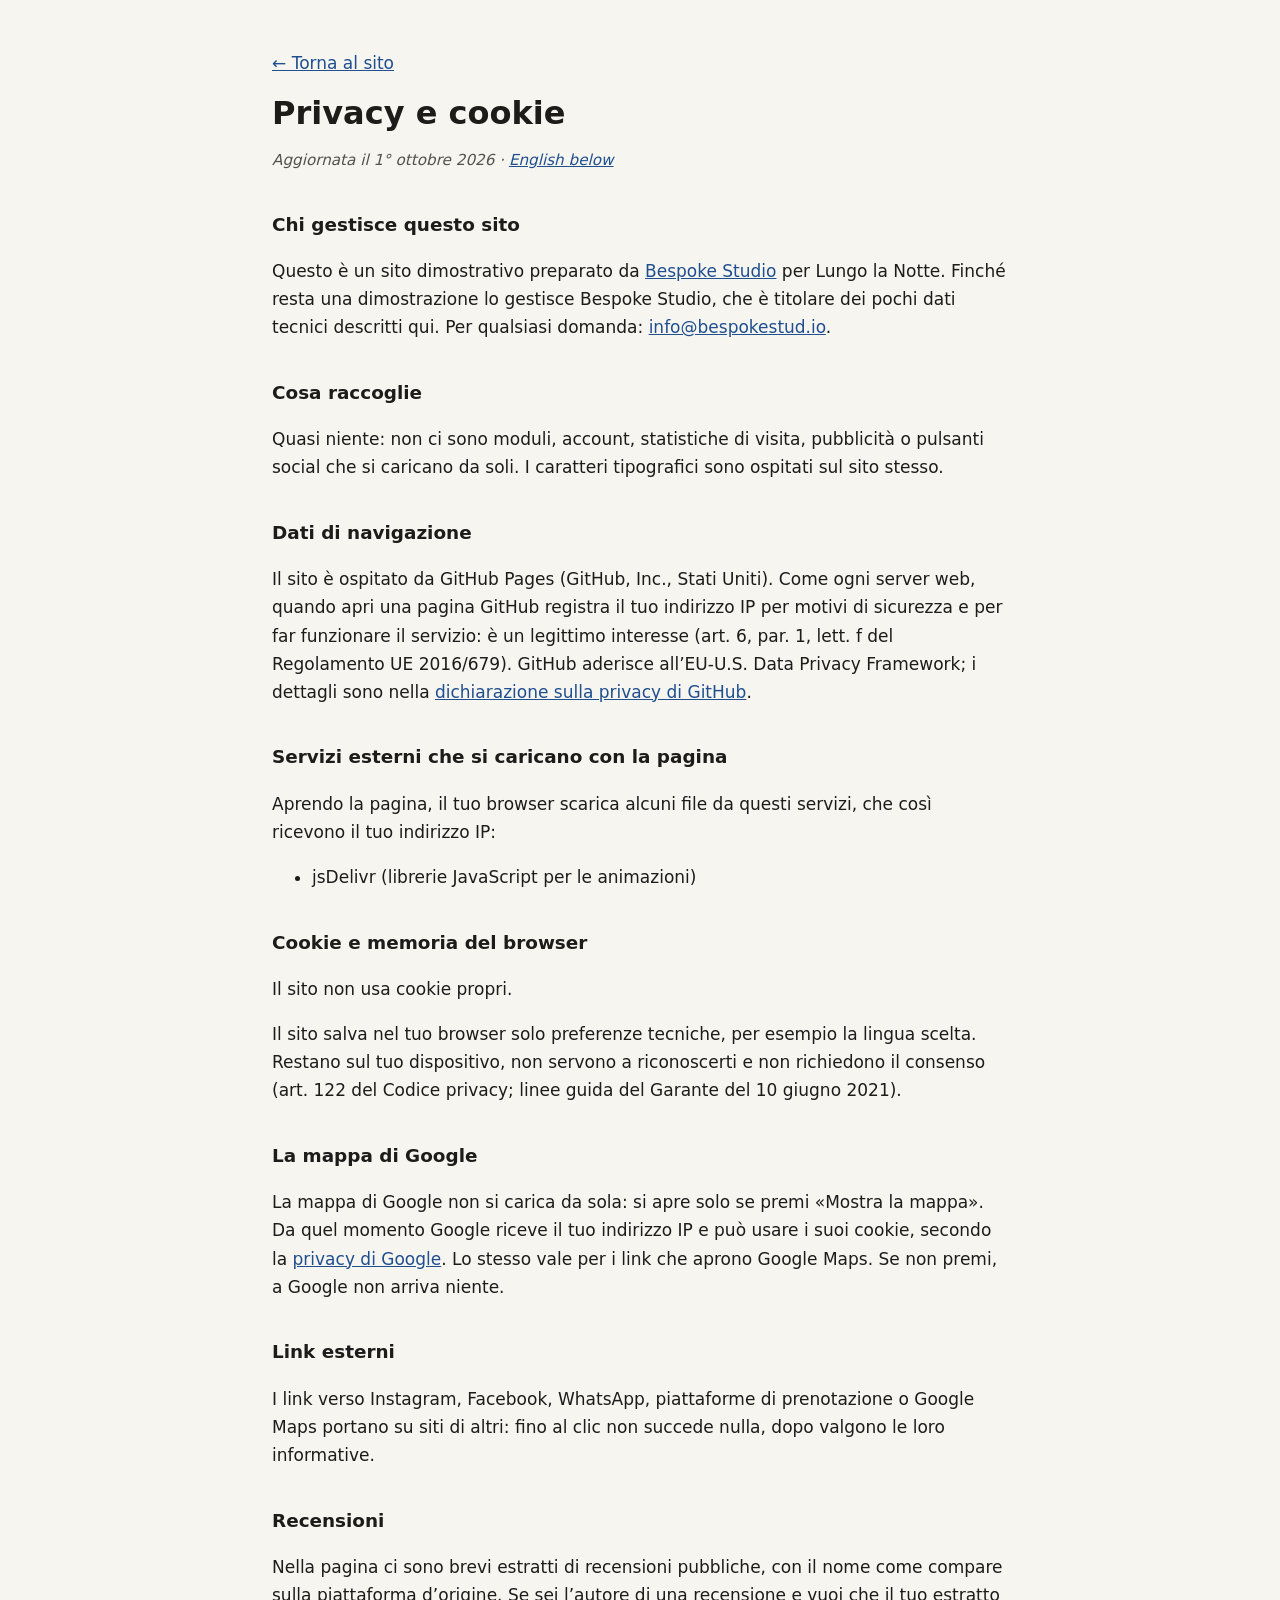
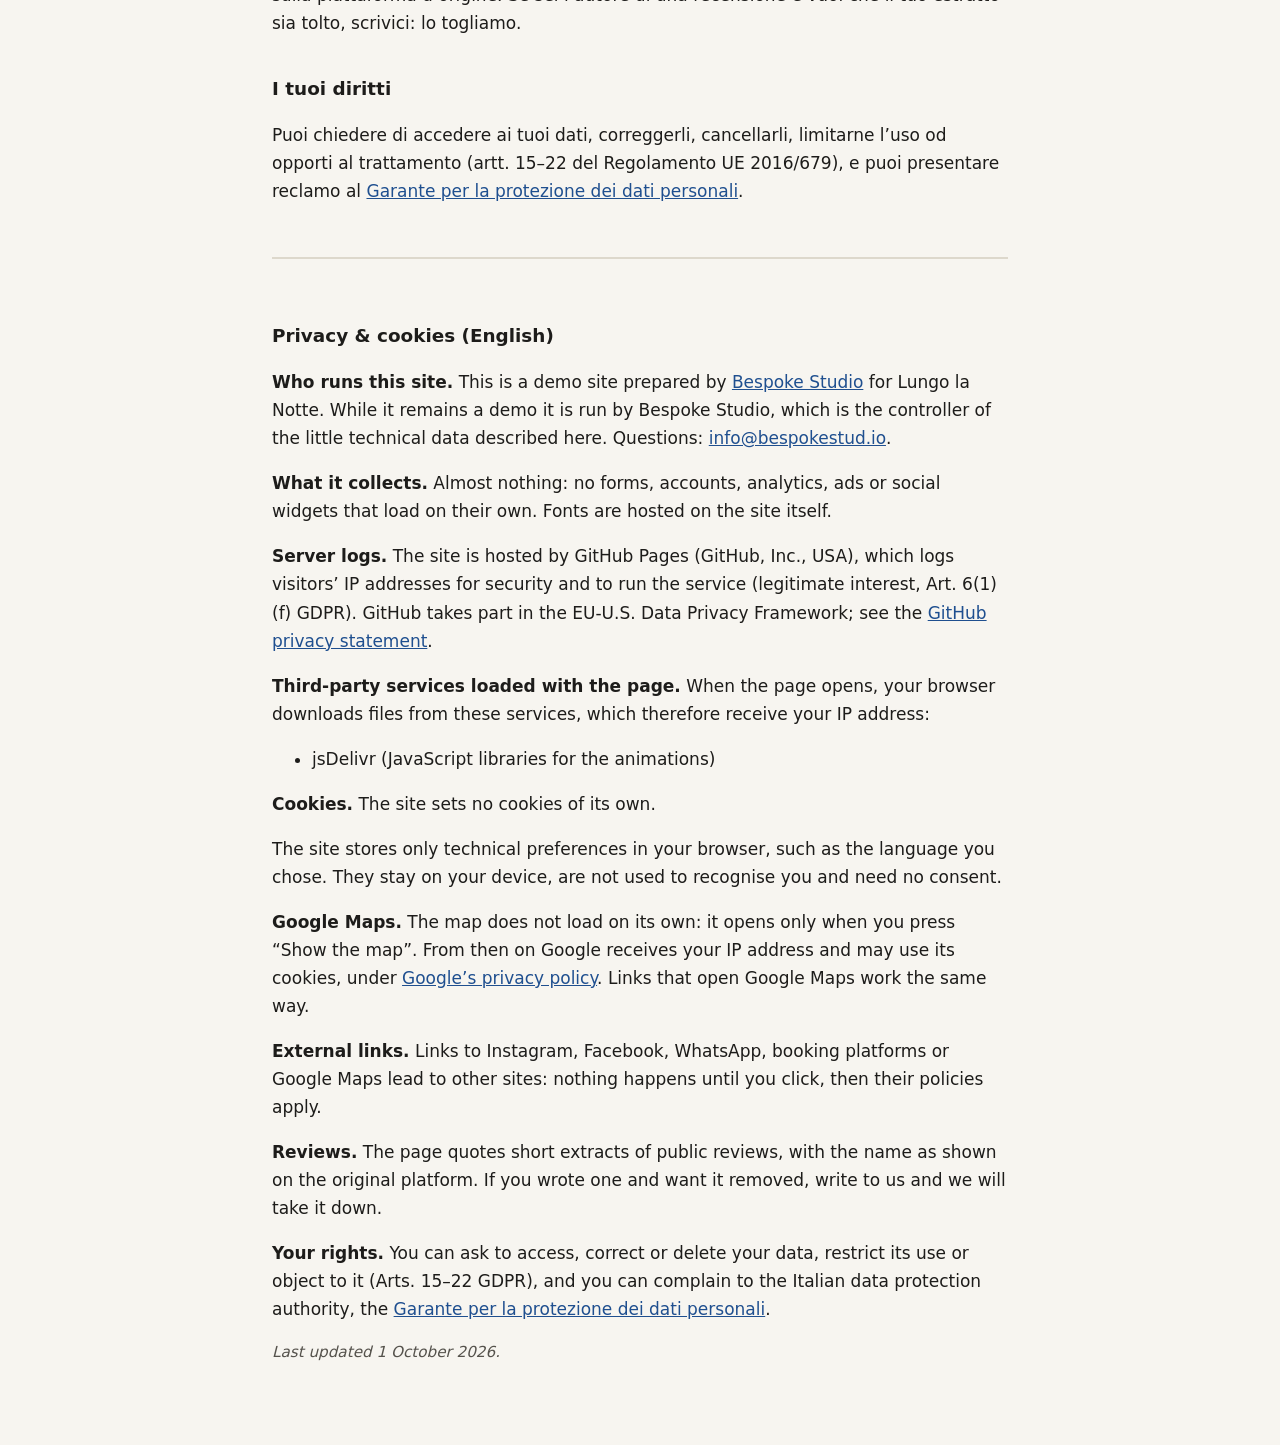
<file: privacy.html>
<!DOCTYPE html>
<html lang="it">
<head>
  <meta charset="UTF-8">
  <meta name="viewport" content="width=device-width, initial-scale=1.0">
  <meta name="robots" content="noindex">
  <title>Privacy e cookie · Lungo la Notte</title>
  <meta name="description" content="Informativa privacy e cookie del sito Lungo la Notte.">
  <style>
    body { margin: 0; background: #f7f5f0; color: #1d1c1a; font: 17px/1.65 system-ui, -apple-system, "Segoe UI", Roboto, sans-serif; }
    main { max-width: 46rem; margin: 0 auto; padding: 32px 20px 64px; }
    h1 { font-size: 2rem; line-height: 1.2; margin: 0.4em 0 0.2em; }
    h2 { font-size: 1.15rem; margin: 2em 0 0.4em; }
    a { color: #1f4f8f; }
    .data { color: #55524c; font-style: italic; font-size: 0.95rem; }
    .en { margin-top: 3em; padding-top: 1.5em; border-top: 2px solid #ddd8cc; }
    code { font-size: 0.9em; background: #ebe7dc; padding: 0 4px; border-radius: 3px; }
  </style>
</head>
<body>
<main>
  <p><a href="index.html">← Torna al sito</a></p>
  <h1>Privacy e cookie</h1>
  <p class="data">Aggiornata il 1° ottobre 2026 · <a href="#english" lang="en">English below</a></p>
  <h2>Chi gestisce questo sito</h2>
  <p>Questo è un sito dimostrativo preparato da <a href="https://bespokestud.io" rel="noopener">Bespoke Studio</a> per Lungo la Notte. Finché resta una dimostrazione lo gestisce Bespoke Studio, che è titolare dei pochi dati tecnici descritti qui. Per qualsiasi domanda: <a href="mailto:info@bespokestud.io">info@bespokestud.io</a>.</p>
  <h2>Cosa raccoglie</h2>
  <p>Quasi niente: non ci sono moduli, account, statistiche di visita, pubblicità o pulsanti social che si caricano da soli. I caratteri tipografici sono ospitati sul sito stesso.</p>
  <h2>Dati di navigazione</h2>
  <p>Il sito è ospitato da GitHub Pages (GitHub, Inc., Stati Uniti). Come ogni server web, quando apri una pagina GitHub registra il tuo indirizzo IP per motivi di sicurezza e per far funzionare il servizio: è un legittimo interesse (art. 6, par. 1, lett. f del Regolamento UE 2016/679). GitHub aderisce all’EU-U.S. Data Privacy Framework; i dettagli sono nella <a href="https://docs.github.com/site-policy/privacy-policies/github-general-privacy-statement" rel="noopener">dichiarazione sulla privacy di GitHub</a>.</p>
  <h2>Servizi esterni che si caricano con la pagina</h2>
  <p>Aprendo la pagina, il tuo browser scarica alcuni file da questi servizi, che così ricevono il tuo indirizzo IP:</p>
  <ul><li>jsDelivr (librerie JavaScript per le animazioni)</li></ul>
  <h2>Cookie e memoria del browser</h2>
  <p>Il sito non usa cookie propri.</p>
  <p>Il sito salva nel tuo browser solo preferenze tecniche, per esempio la lingua scelta. Restano sul tuo dispositivo, non servono a riconoscerti e non richiedono il consenso (art. 122 del Codice privacy; linee guida del Garante del 10 giugno 2021).</p>
  <h2>La mappa di Google</h2>
  <p>La mappa di Google non si carica da sola: si apre solo se premi «Mostra la mappa». Da quel momento Google riceve il tuo indirizzo IP e può usare i suoi cookie, secondo la <a href="https://policies.google.com/privacy?hl=it" rel="noopener">privacy di Google</a>. Lo stesso vale per i link che aprono Google Maps. Se non premi, a Google non arriva niente.</p>
  <h2>Link esterni</h2>
  <p>I link verso Instagram, Facebook, WhatsApp, piattaforme di prenotazione o Google Maps portano su siti di altri: fino al clic non succede nulla, dopo valgono le loro informative.</p>
  <h2>Recensioni</h2>
  <p>Nella pagina ci sono brevi estratti di recensioni pubbliche, con il nome come compare sulla piattaforma d’origine. Se sei l’autore di una recensione e vuoi che il tuo estratto sia tolto, scrivici: lo togliamo.</p>
  <h2>I tuoi diritti</h2>
  <p>Puoi chiedere di accedere ai tuoi dati, correggerli, cancellarli, limitarne l’uso od opporti al trattamento (artt. 15–22 del Regolamento UE 2016/679), e puoi presentare reclamo al <a href="https://www.garanteprivacy.it" rel="noopener">Garante per la protezione dei dati personali</a>.</p>
  <div class="en" id="english" lang="en">
    <h2>Privacy &amp; cookies (English)</h2>
    <p><strong>Who runs this site.</strong> This is a demo site prepared by <a href="https://bespokestud.io" rel="noopener">Bespoke Studio</a> for Lungo la Notte. While it remains a demo it is run by Bespoke Studio, which is the controller of the little technical data described here. Questions: <a href="mailto:info@bespokestud.io">info@bespokestud.io</a>.</p>
    <p><strong>What it collects.</strong> Almost nothing: no forms, accounts, analytics, ads or social widgets that load on their own. Fonts are hosted on the site itself.</p>
    <p><strong>Server logs.</strong> The site is hosted by GitHub Pages (GitHub, Inc., USA), which logs visitors’ IP addresses for security and to run the service (legitimate interest, Art. 6(1)(f) GDPR). GitHub takes part in the EU-U.S. Data Privacy Framework; see the <a href="https://docs.github.com/site-policy/privacy-policies/github-general-privacy-statement" rel="noopener">GitHub privacy statement</a>.</p>
    <p><strong>Third-party services loaded with the page.</strong> When the page opens, your browser downloads files from these services, which therefore receive your IP address:</p><ul><li>jsDelivr (JavaScript libraries for the animations)</li></ul>
    <p><strong>Cookies.</strong> The site sets no cookies of its own.</p>
    <p>The site stores only technical preferences in your browser, such as the language you chose. They stay on your device, are not used to recognise you and need no consent.</p>
    <p><strong>Google Maps.</strong> The map does not load on its own: it opens only when you press “Show the map”. From then on Google receives your IP address and may use its cookies, under <a href="https://policies.google.com/privacy?hl=en" rel="noopener">Google’s privacy policy</a>. Links that open Google Maps work the same way.</p>
    <p><strong>External links.</strong> Links to Instagram, Facebook, WhatsApp, booking platforms or Google Maps lead to other sites: nothing happens until you click, then their policies apply.</p>
    <p><strong>Reviews.</strong> The page quotes short extracts of public reviews, with the name as shown on the original platform. If you wrote one and want it removed, write to us and we will take it down.</p>
    <p><strong>Your rights.</strong> You can ask to access, correct or delete your data, restrict its use or object to it (Arts. 15–22 GDPR), and you can complain to the Italian data protection authority, the <a href="https://www.garanteprivacy.it" rel="noopener">Garante per la protezione dei dati personali</a>.</p>
    <p class="data">Last updated 1 October 2026.</p>
  </div>
</main>
</body>
</html>
</file>
